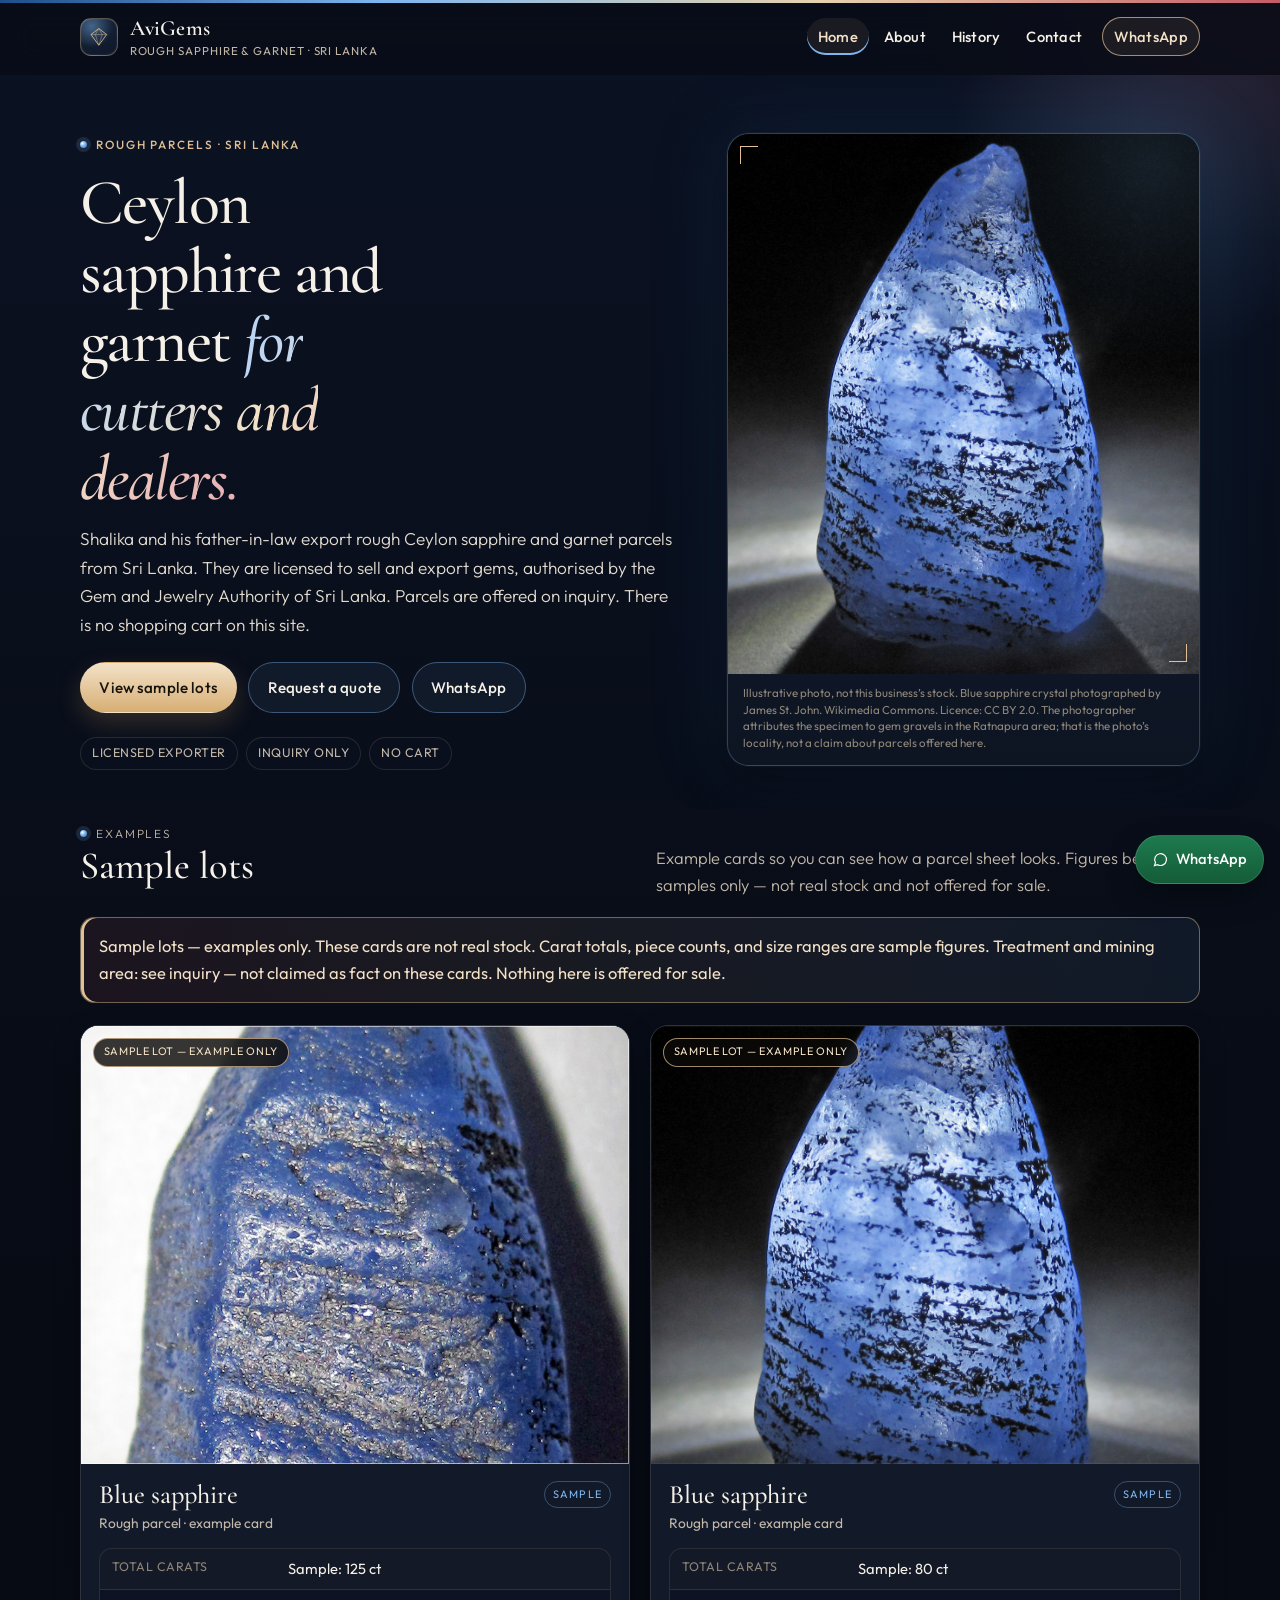
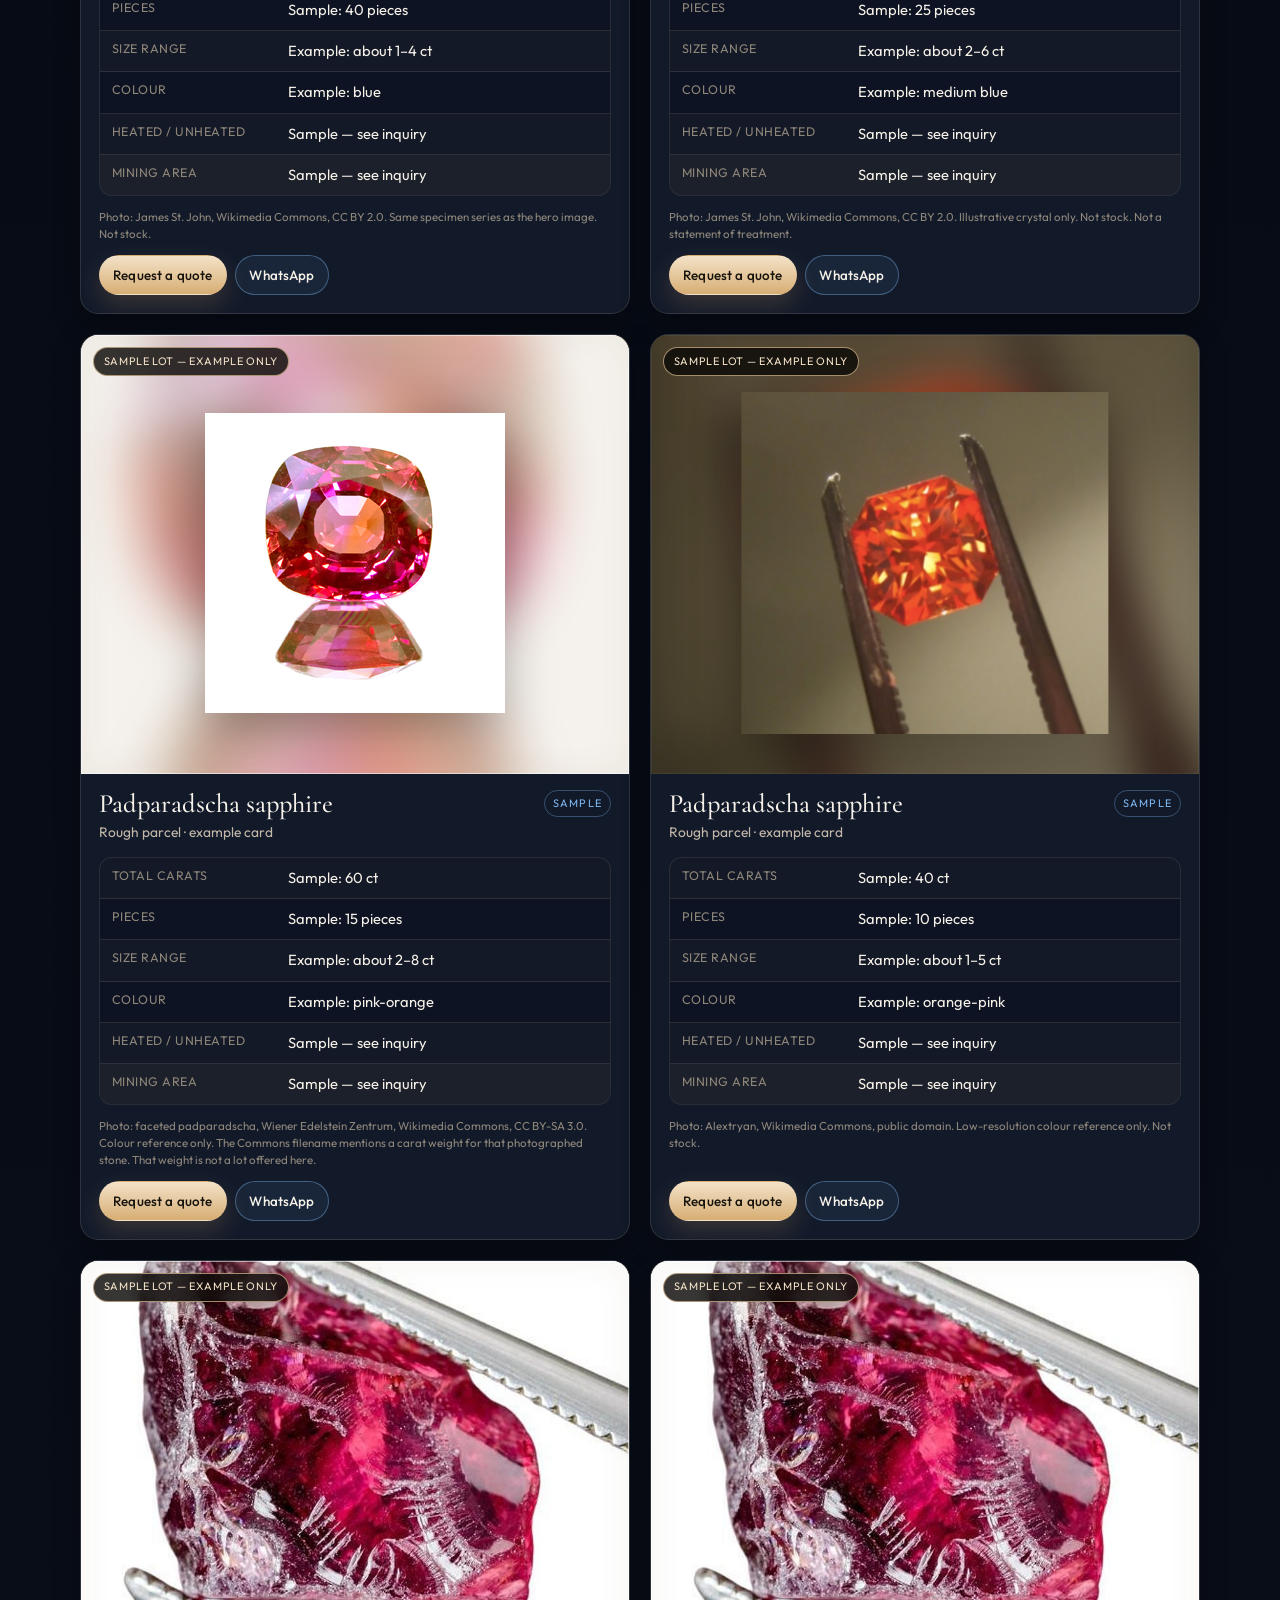
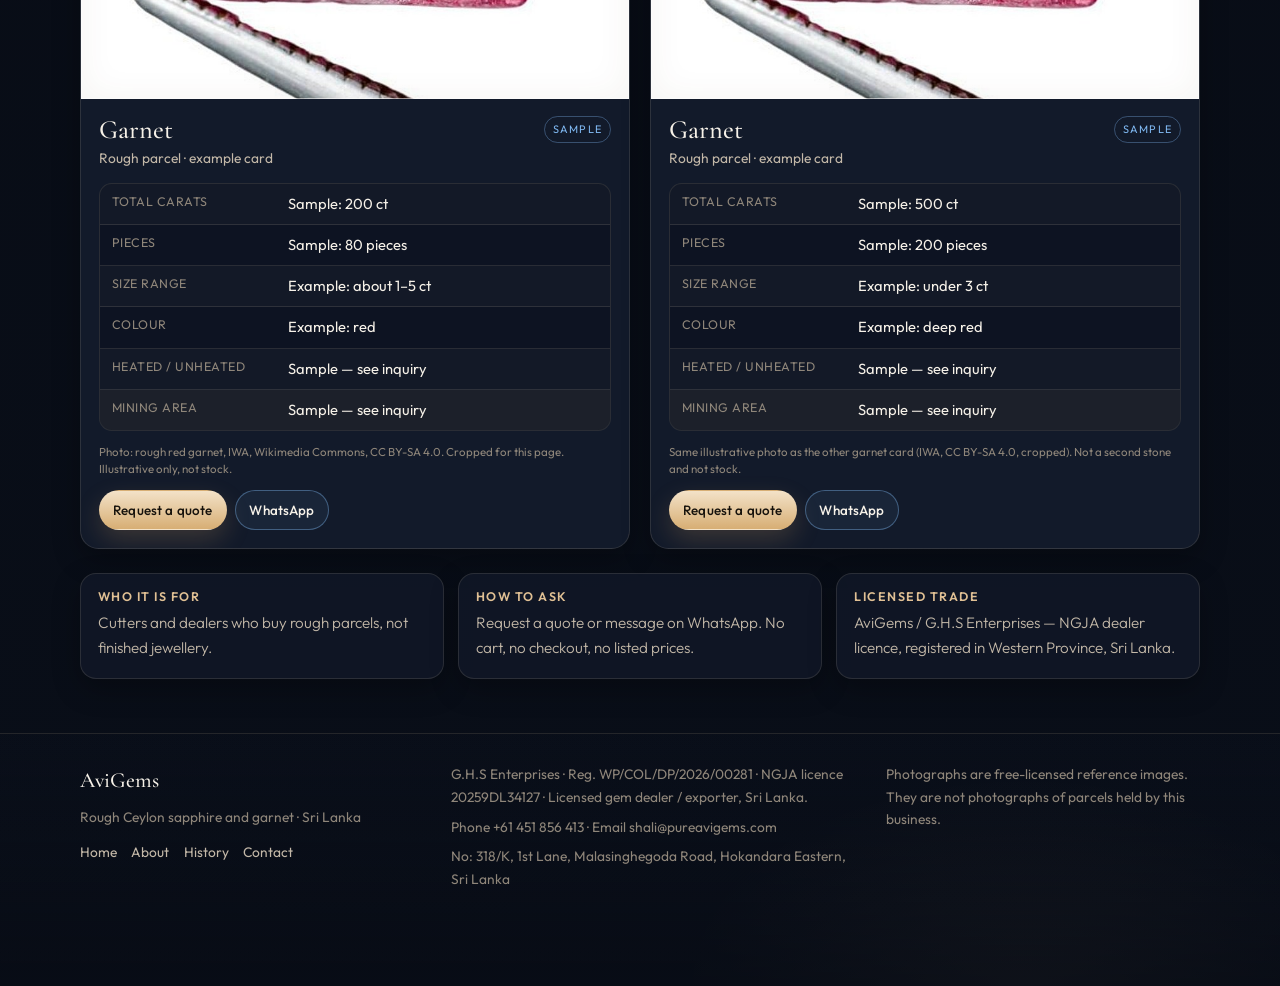
<file: index.html>
<!DOCTYPE html>
<html lang="en">
<head>
  <meta charset="utf-8">
  <meta name="viewport" content="width=device-width, initial-scale=1">
  <title>AviGems — Rough Ceylon sapphire and garnet</title>
  <meta name="description" content="AviGems — rough Ceylon sapphire and garnet parcels from Sri Lanka, for cutters and dealers. Sample lots shown as examples only.">
  <meta name="theme-color" content="#070b14">
  <link rel="icon" href="favicon.svg" type="image/svg+xml">
  <link rel="stylesheet" href="css/styles.css">
</head>
<body>
  <a class="skip" href="#main">Skip to content</a>
  <header class="site-header">
    <div class="wrap header-bar">
      <a class="brand" href="index.html">
        <span class="mark" aria-hidden="true"><svg viewBox="0 0 36 36" fill="none"><path d="M18 4.2 31 14.2 18 32 5 14.2Z" stroke="currentColor" stroke-width="1.4"/><path d="M5 14.2h26M18 4.2 12.2 14.2 18 32 23.8 14.2Z" stroke="currentColor" stroke-width="0.9" opacity=".75"/></svg></span>
        <span class="brand-text">
          <span class="brand-name">AviGems</span>
          <span class="brand-sub">Rough sapphire &amp; garnet · Sri Lanka</span>
        </span>
      </a>
      <button class="nav-toggle" type="button" aria-expanded="false" aria-controls="site-nav">Menu</button>
      <nav id="site-nav" class="site-nav" aria-label="Primary">
        <a href="index.html" aria-current="page">Home</a>
        <a href="about.html">About</a>
        <a href="history.html">History</a>
        <a href="contact.html">Contact</a>
        <a class="nav-wa" href="https://wa.me/61451856413" aria-label="WhatsApp AviGems">WhatsApp</a>
      </nav>
    </div>
  </header>

  <main id="main">
    <div class="hero-band">
      <div class="wrap hero">
        <div>
          <p class="eyebrow"><span class="dot" aria-hidden="true"></span> Rough parcels · Sri Lanka</p>
          <h1>Ceylon sapphire and garnet <em>for cutters and dealers.</em></h1>
          <p class="lede">Shalika and his father-in-law export rough Ceylon sapphire and garnet parcels from Sri Lanka. They are licensed to sell and export gems, authorised by the Gem and Jewelry Authority of Sri Lanka. Parcels are offered on inquiry. There is no shopping cart on this site.</p>
          <div class="actions">
            <a class="btn btn-gold" href="#sample-lots">View sample lots</a>
            <a class="btn btn-ghost" href="contact.html#quote">Request a quote</a>
                <a class="btn btn-ghost" href="https://wa.me/61451856413">WhatsApp</a>
          </div>
          <ul class="hero-facts">
            <li>Licensed exporter</li>
            <li>Inquiry only</li>
            <li>No cart</li>
          </ul>
        </div>
        <figure class="hero-frame">
          <div class="hero-photo">
            <img src="images/blue-sapphire.jpg" alt="Backlit rough blue sapphire crystal — AviGems illustrative photo, not current stock.">
          </div>
          <figcaption class="photo-credit">Illustrative photo, not this business’s stock. Blue sapphire crystal photographed by James St. John. Wikimedia Commons. Licence: CC BY 2.0. The photographer attributes the specimen to gem gravels in the Ratnapura area; that is the photo’s locality, not a claim about parcels offered here.</figcaption>
        </figure>
      </div>
    </div>

    <section class="section" id="sample-lots">
      <div class="wrap">
        <div class="section-head">
          <div>
            <p class="eyebrow"><span class="dot" aria-hidden="true"></span> Examples</p>
            <h2>Sample lots</h2>
          </div>
          <p>Example cards so you can see how a parcel sheet looks. Figures below are samples only — not real stock and not offered for sale.</p>
        </div>
        <p class="notice">Sample lots — examples only. These cards are not real stock. Carat totals, piece counts, and size ranges are sample figures. Treatment and mining area: see inquiry — not claimed as fact on these cards. Nothing here is offered for sale.</p>

        <div class="lot-grid">
          <article class="lot tone-sapphire" id="lot-blue-1">
            <div class="stage stage-light">
              <span class="stage-blur" style="background-image:url('images/blue-sapphire-2.jpg')" aria-hidden="true"></span>
              <span class="badge">Sample lot — example only</span>
              <img src="images/blue-sapphire-2.jpg" alt="Rough blue sapphire crystal on a light background. Example photo, not a parcel for sale.">
            </div>
            <div class="lot-body">
              <div class="sheet-head">
                <div>
                  <h3>Blue sapphire</h3>
                  <p class="lot-kind">Rough parcel · example card</p>
                </div>
                <span class="sheet-tag">Sample</span>
              </div>
              <dl class="spec">
                <dt>Total carats</dt><dd>Sample: 125 ct</dd>
                <dt>Pieces</dt><dd>Sample: 40 pieces</dd>
                <dt>Size range</dt><dd>Example: about 1–4 ct</dd>
                <dt>Colour</dt><dd>Example: blue</dd>
                <dt class="key">Heated / unheated</dt><dd class="key">Sample — see inquiry</dd>
                <dt class="key">Mining area</dt><dd class="key">Sample — see inquiry</dd>
              </dl>
              <p class="photo-credit">Photo: James St. John, Wikimedia Commons, CC BY 2.0. Same specimen series as the hero image. Not stock.</p>
              <div class="lot-actions">
                <a class="btn btn-gold btn-small" href="contact.html#quote">Request a quote</a>
                        <a class="btn btn-ghost btn-small" href="https://wa.me/61451856413">WhatsApp</a>
              </div>
            </div>
          </article>

          <article class="lot tone-sapphire" id="lot-blue-2">
            <div class="stage">
              <span class="stage-blur" style="background-image:url('images/blue-sapphire.jpg')" aria-hidden="true"></span>
              <span class="badge">Sample lot — example only</span>
              <img src="images/blue-sapphire.jpg" alt="Backlit rough blue sapphire. Example photo, not a parcel for sale.">
            </div>
            <div class="lot-body">
              <div class="sheet-head">
                <div>
                  <h3>Blue sapphire</h3>
                  <p class="lot-kind">Rough parcel · example card</p>
                </div>
                <span class="sheet-tag">Sample</span>
              </div>
              <dl class="spec">
                <dt>Total carats</dt><dd>Sample: 80 ct</dd>
                <dt>Pieces</dt><dd>Sample: 25 pieces</dd>
                <dt>Size range</dt><dd>Example: about 2–6 ct</dd>
                <dt>Colour</dt><dd>Example: medium blue</dd>
                <dt class="key">Heated / unheated</dt><dd class="key">Sample — see inquiry</dd>
                <dt class="key">Mining area</dt><dd class="key">Sample — see inquiry</dd>
              </dl>
              <p class="photo-credit">Photo: James St. John, Wikimedia Commons, CC BY 2.0. Illustrative crystal only. Not stock. Not a statement of treatment.</p>
              <div class="lot-actions">
                <a class="btn btn-gold btn-small" href="contact.html#quote">Request a quote</a>
                        <a class="btn btn-ghost btn-small" href="https://wa.me/61451856413">WhatsApp</a>
              </div>
            </div>
          </article>

          <article class="lot tone-pad" id="lot-pad-1">
            <div class="stage stage-light is-small">
              <span class="stage-blur" style="background-image:url('images/padparadscha.jpg')" aria-hidden="true"></span>
              <span class="badge">Sample lot — example only</span>
              <img src="images/padparadscha.jpg" alt="Faceted pink-orange padparadscha sapphire on a white background. Colour reference only, not stock.">
            </div>
            <div class="lot-body">
              <div class="sheet-head">
                <div>
                  <h3>Padparadscha sapphire</h3>
                  <p class="lot-kind">Rough parcel · example card</p>
                </div>
                <span class="sheet-tag">Sample</span>
              </div>
              <dl class="spec">
                <dt>Total carats</dt><dd>Sample: 60 ct</dd>
                <dt>Pieces</dt><dd>Sample: 15 pieces</dd>
                <dt>Size range</dt><dd>Example: about 2–8 ct</dd>
                <dt>Colour</dt><dd>Example: pink-orange</dd>
                <dt class="key">Heated / unheated</dt><dd class="key">Sample — see inquiry</dd>
                <dt class="key">Mining area</dt><dd class="key">Sample — see inquiry</dd>
              </dl>
              <p class="photo-credit">Photo: faceted padparadscha, Wiener Edelstein Zentrum, Wikimedia Commons, CC BY-SA 3.0. Colour reference only. The Commons filename mentions a carat weight for that photographed stone. That weight is not a lot offered here.</p>
              <div class="lot-actions">
                <a class="btn btn-gold btn-small" href="contact.html#quote">Request a quote</a>
                        <a class="btn btn-ghost btn-small" href="https://wa.me/61451856413">WhatsApp</a>
              </div>
            </div>
          </article>

          <article class="lot tone-pad" id="lot-pad-2">
            <div class="stage is-small">
              <span class="stage-blur" style="background-image:url('images/padparadscha-2.jpg')" aria-hidden="true"></span>
              <span class="badge">Sample lot — example only</span>
              <img src="images/padparadscha-2.jpg" alt="Small faceted orange-pink stone described by the photographer as padparadscha. Example only, not stock.">
            </div>
            <div class="lot-body">
              <div class="sheet-head">
                <div>
                  <h3>Padparadscha sapphire</h3>
                  <p class="lot-kind">Rough parcel · example card</p>
                </div>
                <span class="sheet-tag">Sample</span>
              </div>
              <dl class="spec">
                <dt>Total carats</dt><dd>Sample: 40 ct</dd>
                <dt>Pieces</dt><dd>Sample: 10 pieces</dd>
                <dt>Size range</dt><dd>Example: about 1–5 ct</dd>
                <dt>Colour</dt><dd>Example: orange-pink</dd>
                <dt class="key">Heated / unheated</dt><dd class="key">Sample — see inquiry</dd>
                <dt class="key">Mining area</dt><dd class="key">Sample — see inquiry</dd>
              </dl>
              <p class="photo-credit">Photo: Alextryan, Wikimedia Commons, public domain. Low-resolution colour reference only. Not stock.</p>
              <div class="lot-actions">
                <a class="btn btn-gold btn-small" href="contact.html#quote">Request a quote</a>
                        <a class="btn btn-ghost btn-small" href="https://wa.me/61451856413">WhatsApp</a>
              </div>
            </div>
          </article>

          <article class="lot tone-garnet" id="lot-garnet-1">
            <div class="stage stage-light">
              <span class="stage-blur" style="background-image:url('images/garnet.jpg')" aria-hidden="true"></span>
              <span class="badge">Sample lot — example only</span>
              <img src="images/garnet.jpg" alt="Rough red garnet held in tweezers. Example photo, not a parcel for sale.">
            </div>
            <div class="lot-body">
              <div class="sheet-head">
                <div>
                  <h3>Garnet</h3>
                  <p class="lot-kind">Rough parcel · example card</p>
                </div>
                <span class="sheet-tag">Sample</span>
              </div>
              <dl class="spec">
                <dt>Total carats</dt><dd>Sample: 200 ct</dd>
                <dt>Pieces</dt><dd>Sample: 80 pieces</dd>
                <dt>Size range</dt><dd>Example: about 1–5 ct</dd>
                <dt>Colour</dt><dd>Example: red</dd>
                <dt class="key">Heated / unheated</dt><dd class="key">Sample — see inquiry</dd>
                <dt class="key">Mining area</dt><dd class="key">Sample — see inquiry</dd>
              </dl>
              <p class="photo-credit">Photo: rough red garnet, IWA, Wikimedia Commons, CC BY-SA 4.0. Cropped for this page. Illustrative only, not stock.</p>
              <div class="lot-actions">
                <a class="btn btn-gold btn-small" href="contact.html#quote">Request a quote</a>
                        <a class="btn btn-ghost btn-small" href="https://wa.me/61451856413">WhatsApp</a>
              </div>
            </div>
          </article>

          <article class="lot tone-garnet" id="lot-garnet-2">
            <div class="stage stage-light">
              <span class="stage-blur" style="background-image:url('images/garnet.jpg')" aria-hidden="true"></span>
              <span class="badge">Sample lot — example only</span>
              <img src="images/garnet.jpg" alt="The same rough red garnet photo, reused on a second example card. Not a second parcel.">
            </div>
            <div class="lot-body">
              <div class="sheet-head">
                <div>
                  <h3>Garnet</h3>
                  <p class="lot-kind">Rough parcel · example card</p>
                </div>
                <span class="sheet-tag">Sample</span>
              </div>
              <dl class="spec">
                <dt>Total carats</dt><dd>Sample: 500 ct</dd>
                <dt>Pieces</dt><dd>Sample: 200 pieces</dd>
                <dt>Size range</dt><dd>Example: under 3 ct</dd>
                <dt>Colour</dt><dd>Example: deep red</dd>
                <dt class="key">Heated / unheated</dt><dd class="key">Sample — see inquiry</dd>
                <dt class="key">Mining area</dt><dd class="key">Sample — see inquiry</dd>
              </dl>
              <p class="photo-credit">Same illustrative photo as the other garnet card (IWA, CC BY-SA 4.0, cropped). Not a second stone and not stock.</p>
              <div class="lot-actions">
                <a class="btn btn-gold btn-small" href="contact.html#quote">Request a quote</a>
                        <a class="btn btn-ghost btn-small" href="https://wa.me/61451856413">WhatsApp</a>
              </div>
            </div>
          </article>
        </div>

        <div class="points">
          <div class="point">
            <h3>Who it is for</h3>
            <p>Cutters and dealers who buy rough parcels, not finished jewellery.</p>
          </div>
          <div class="point">
            <h3>How to ask</h3>
            <p>Request a quote or message on WhatsApp. No cart, no checkout, no listed prices.</p>
          </div>
          <div class="point">
            <h3>Licensed trade</h3>
            <p>AviGems / G.H.S Enterprises — NGJA dealer licence, registered in Western Province, Sri Lanka.</p>
          </div>
        </div>
      </div>
    </section>
  </main>

  <footer class="site-footer">
    <div class="wrap footer-grid">
      <div>
        <p class="footer-brand">AviGems</p>
        <p>Rough Ceylon sapphire and garnet · Sri Lanka</p>
        <nav class="footer-nav" aria-label="Footer">
          <a href="index.html">Home</a>
          <a href="about.html">About</a>
          <a href="history.html">History</a>
          <a href="contact.html">Contact</a>
        </nav>
      </div>
      <div>
        <p>G.H.S Enterprises · Reg. WP/COL/DP/2026/00281 · NGJA licence 20259DL34127 · Licensed gem dealer / exporter, Sri Lanka.</p>
        <p>Phone +61 451 856 413 · Email shali@pureavigems.com</p>
        <p>No: 318/K, 1st Lane, Malasinghegoda Road, Hokandara Eastern, Sri Lanka</p>
      </div>
      <div>
        <p>Photographs are free-licensed reference images. They are not photographs of parcels held by this business.</p>
      </div>
    </div>
  </footer>

  <a class="wa-float" href="https://wa.me/61451856413" aria-label="WhatsApp AviGems"><svg viewBox="0 0 24 24" aria-hidden="true" fill="none" stroke="currentColor" stroke-width="1.7"><path d="M5 16.5 3.6 20.8l4.4-1.3A8.4 8.4 0 1 0 5 16.5Z"/></svg>WhatsApp</a>
  <script src="js/main.js"></script>
</body>
</html>
</file>
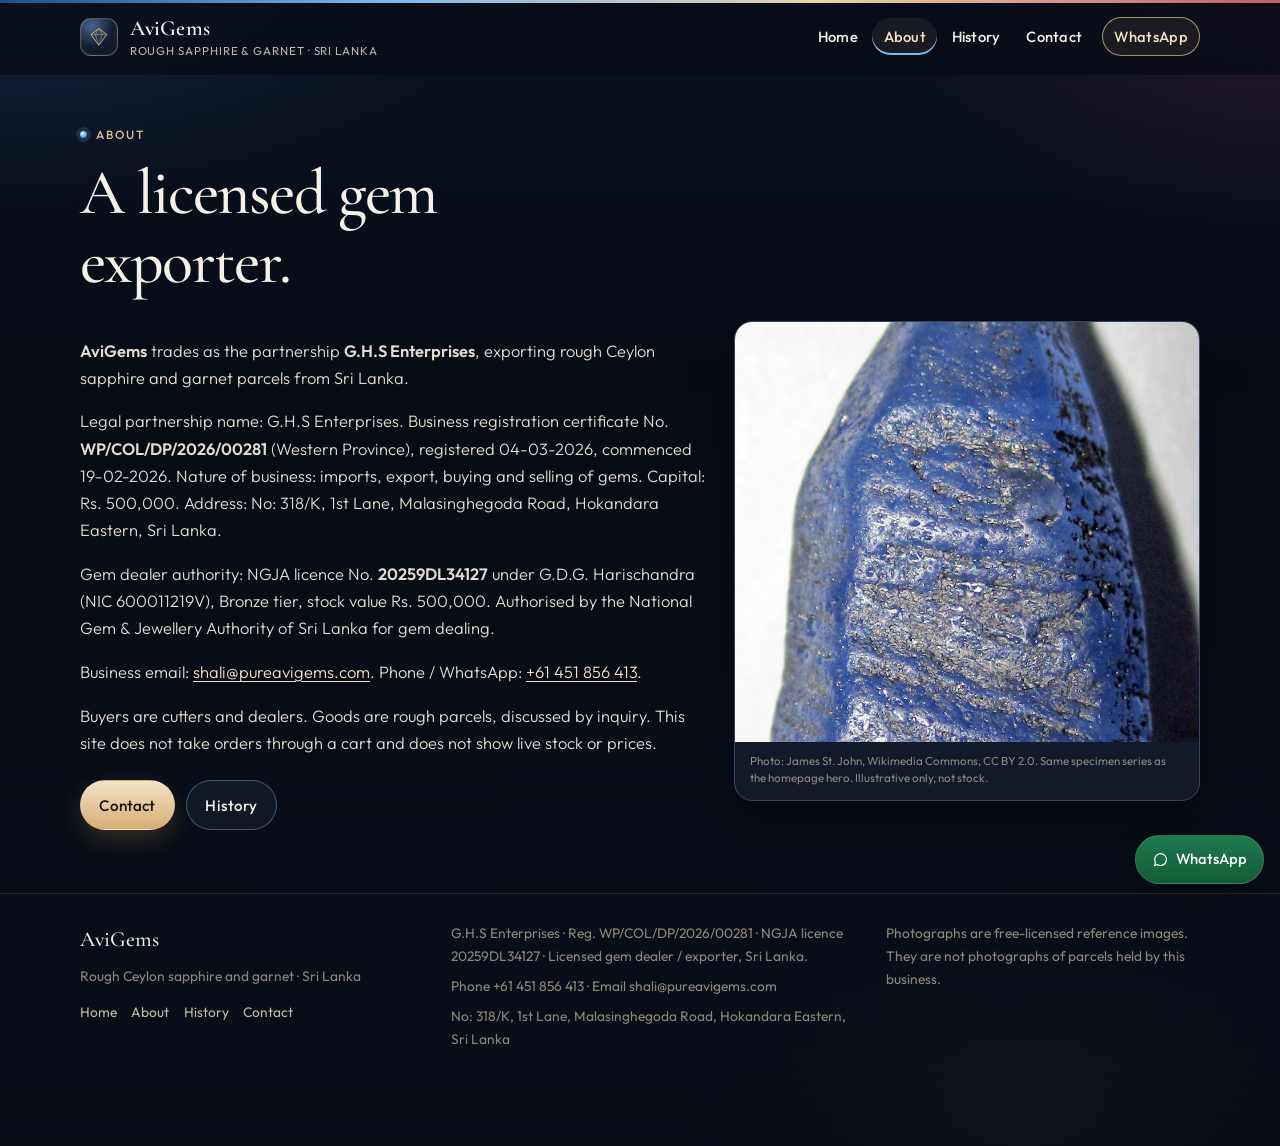
<file: about.html>
<!DOCTYPE html>
<html lang="en">
<head>
  <meta charset="utf-8">
  <meta name="viewport" content="width=device-width, initial-scale=1">
  <title>About — AviGems</title>
  <meta name="description" content="AviGems / G.H.S Enterprises — licensed exporter of rough Ceylon sapphire and garnet parcels from Hokandara Eastern, Sri Lanka.">
  <meta name="theme-color" content="#070b14">
  <link rel="icon" href="favicon.svg" type="image/svg+xml">
  <link rel="stylesheet" href="css/styles.css">
</head>
<body>
  <a class="skip" href="#main">Skip to content</a>
  <header class="site-header">
    <div class="wrap header-bar">
      <a class="brand" href="index.html">
        <span class="mark" aria-hidden="true"><svg viewBox="0 0 36 36" fill="none"><path d="M18 4.2 31 14.2 18 32 5 14.2Z" stroke="currentColor" stroke-width="1.4"/><path d="M5 14.2h26M18 4.2 12.2 14.2 18 32 23.8 14.2Z" stroke="currentColor" stroke-width="0.9" opacity=".75"/></svg></span>
        <span class="brand-text">
          <span class="brand-name">AviGems</span>
          <span class="brand-sub">Rough sapphire &amp; garnet · Sri Lanka</span>
        </span>
      </a>
      <button class="nav-toggle" type="button" aria-expanded="false" aria-controls="site-nav">Menu</button>
      <nav id="site-nav" class="site-nav" aria-label="Primary">
        <a href="index.html">Home</a>
        <a href="about.html" aria-current="page">About</a>
        <a href="history.html">History</a>
        <a href="contact.html">Contact</a>
        <a class="nav-wa" href="https://wa.me/61451856413" aria-label="WhatsApp AviGems">WhatsApp</a>
      </nav>
    </div>
  </header>

  <main id="main">
    <div class="wrap page-intro">
      <p class="eyebrow"><span class="dot" aria-hidden="true"></span> About</p>
      <h1>A licensed gem exporter.</h1>
    </div>
    <section class="section">
      <div class="wrap split">
        <div class="prose">
          <p><strong>AviGems</strong> trades as the partnership <strong>G.H.S Enterprises</strong>, exporting rough Ceylon sapphire and garnet parcels from Sri Lanka.</p>
          <p>Legal partnership name: G.H.S Enterprises. Business registration certificate No. <strong>WP/COL/DP/2026/00281</strong> (Western Province), registered 04-03-2026, commenced 19-02-2026. Nature of business: imports, export, buying and selling of gems. Capital: Rs. 500,000. Address: No: 318/K, 1st Lane, Malasinghegoda Road, Hokandara Eastern, Sri Lanka.</p>
          <p>Gem dealer authority: NGJA licence No. <strong>20259DL34127</strong> under G.D.G. Harischandra (NIC 600011219V), Bronze tier, stock value Rs. 500,000. Authorised by the National Gem &amp; Jewellery Authority of Sri Lanka for gem dealing.</p>
          <p>Business email: <a href="mailto:shali@pureavigems.com">shali@pureavigems.com</a>. Phone / WhatsApp: <a href="https://wa.me/61451856413">+61 451 856 413</a>.</p>
          <p>Buyers are cutters and dealers. Goods are rough parcels, discussed by inquiry. This site does not take orders through a cart and does not show live stock or prices.</p>
          <div class="actions">
            <a class="btn btn-gold" href="contact.html">Contact</a>
            <a class="btn btn-ghost" href="history.html">History</a>
          </div>
        </div>
        <figure class="side-plate">
          <img src="images/blue-sapphire-2.jpg" alt="Rough blue sapphire crystal on a light background. Illustrative photo for AviGems, not stock.">
          <figcaption class="photo-credit">Photo: James St. John, Wikimedia Commons, CC BY 2.0. Same specimen series as the homepage hero. Illustrative only, not stock.</figcaption>
        </figure>
      </div>
    </section>
  </main>

  <footer class="site-footer">
    <div class="wrap footer-grid">
      <div>
        <p class="footer-brand">AviGems</p>
        <p>Rough Ceylon sapphire and garnet · Sri Lanka</p>
        <nav class="footer-nav" aria-label="Footer">
          <a href="index.html">Home</a>
          <a href="about.html">About</a>
          <a href="history.html">History</a>
          <a href="contact.html">Contact</a>
        </nav>
      </div>
      <div>
        <p>G.H.S Enterprises · Reg. WP/COL/DP/2026/00281 · NGJA licence 20259DL34127 · Licensed gem dealer / exporter, Sri Lanka.</p>
        <p>Phone +61 451 856 413 · Email shali@pureavigems.com</p>
        <p>No: 318/K, 1st Lane, Malasinghegoda Road, Hokandara Eastern, Sri Lanka</p>
      </div>
      <div>
        <p>Photographs are free-licensed reference images. They are not photographs of parcels held by this business.</p>
      </div>
    </div>
  </footer>

  <a class="wa-float" href="https://wa.me/61451856413" aria-label="WhatsApp AviGems"><svg viewBox="0 0 24 24" aria-hidden="true" fill="none" stroke="currentColor" stroke-width="1.7"><path d="M5 16.5 3.6 20.8l4.4-1.3A8.4 8.4 0 1 0 5 16.5Z"/></svg>WhatsApp</a>
  <script src="js/main.js"></script>
</body>
</html>
</file>
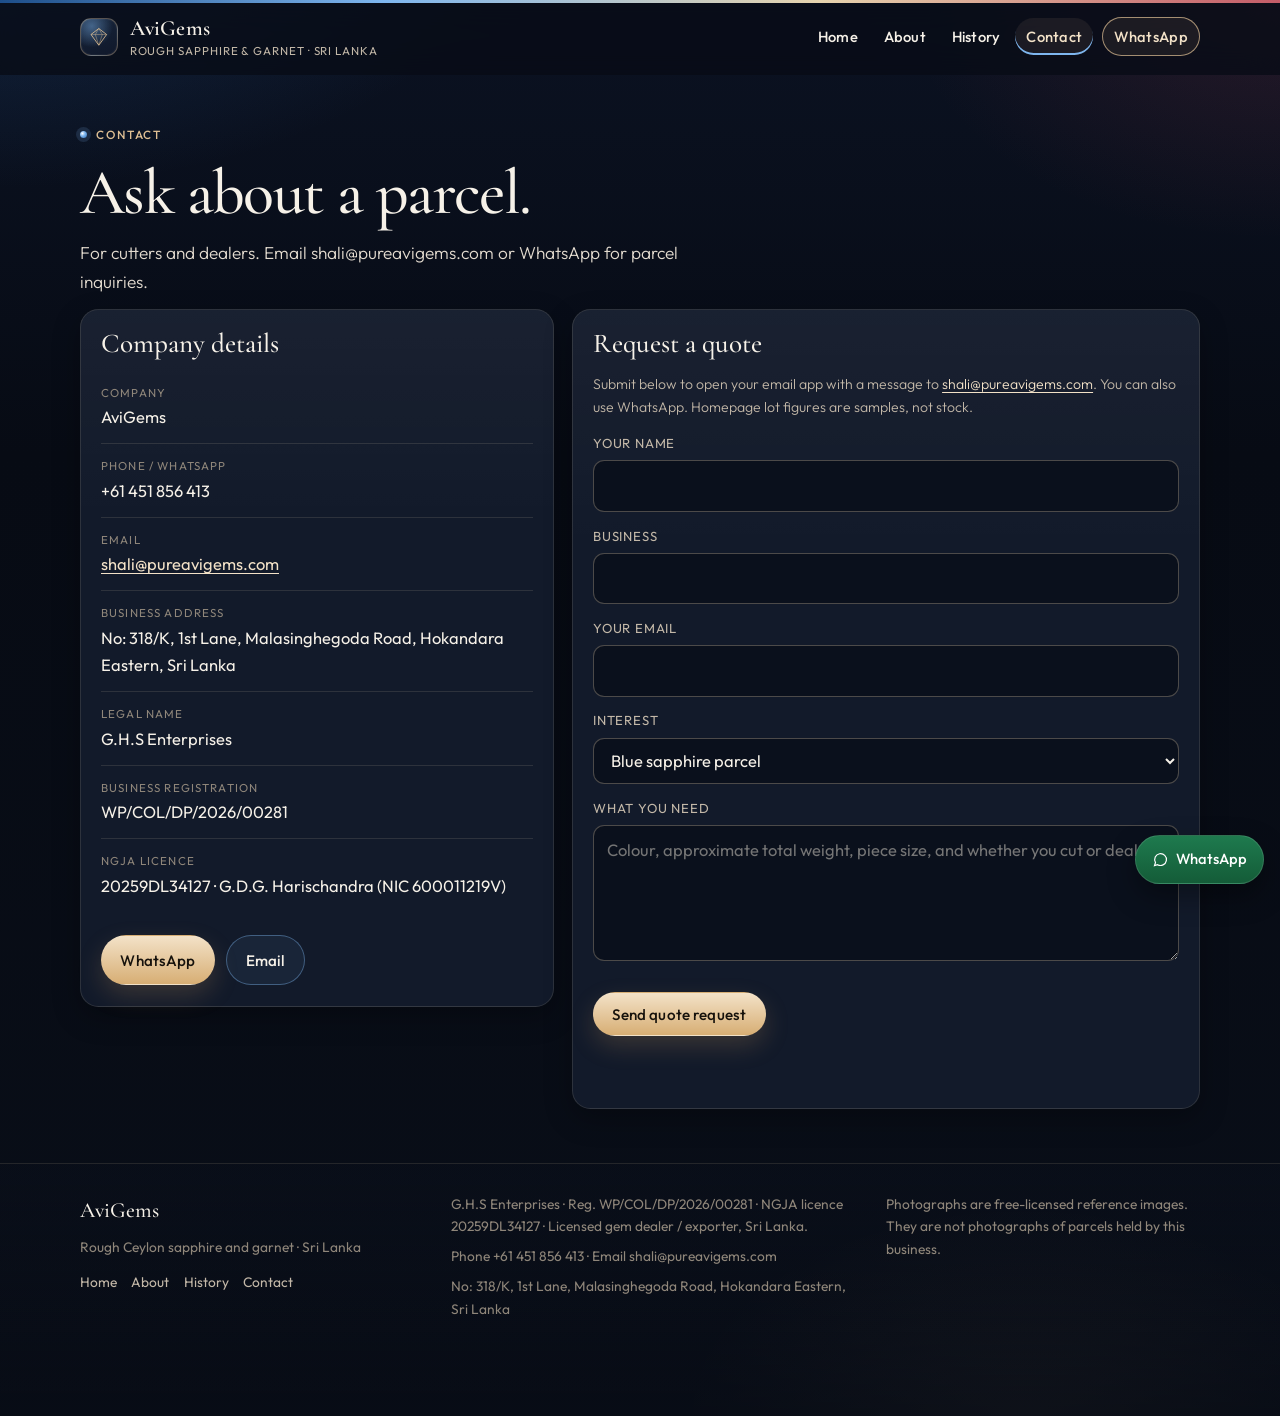
<file: contact.html>
<!DOCTYPE html>
<html lang="en">
<head>
  <meta charset="utf-8">
  <meta name="viewport" content="width=device-width, initial-scale=1">
  <title>Contact — AviGems</title>
  <meta name="description" content="Contact AviGems for rough Ceylon sapphire and garnet parcel inquiries. Email shali@pureavigems.com or WhatsApp +61 451 856 413.">
  <meta name="theme-color" content="#070b14">
  <link rel="icon" href="favicon.svg" type="image/svg+xml">
  <link rel="stylesheet" href="css/styles.css">
</head>
<body>
  <a class="skip" href="#main">Skip to content</a>
  <header class="site-header">
    <div class="wrap header-bar">
      <a class="brand" href="index.html">
        <span class="mark" aria-hidden="true"><svg viewBox="0 0 36 36" fill="none"><path d="M18 4.2 31 14.2 18 32 5 14.2Z" stroke="currentColor" stroke-width="1.4"/><path d="M5 14.2h26M18 4.2 12.2 14.2 18 32 23.8 14.2Z" stroke="currentColor" stroke-width="0.9" opacity=".75"/></svg></span>
        <span class="brand-text">
          <span class="brand-name">AviGems</span>
          <span class="brand-sub">Rough sapphire &amp; garnet · Sri Lanka</span>
        </span>
      </a>
      <button class="nav-toggle" type="button" aria-expanded="false" aria-controls="site-nav">Menu</button>
      <nav id="site-nav" class="site-nav" aria-label="Primary">
        <a href="index.html">Home</a>
        <a href="about.html">About</a>
        <a href="history.html">History</a>
        <a href="contact.html" aria-current="page">Contact</a>
        <a class="nav-wa" href="https://wa.me/61451856413" aria-label="WhatsApp AviGems">WhatsApp</a>
      </nav>
    </div>
  </header>

  <main id="main">
    <div class="wrap page-intro">
      <p class="eyebrow"><span class="dot" aria-hidden="true"></span> Contact</p>
      <h1>Ask about a parcel.</h1>
      <p class="lede">For cutters and dealers. Email shali@pureavigems.com or WhatsApp for parcel inquiries.</p>
    </div>

    <section class="section">
      <div class="wrap contact-grid">
        <div class="panel">
          <h2>Company details</h2>
          <ul class="contact-list">
            <li><span>Company</span>AviGems</li>
            <li><span>Phone / WhatsApp</span>+61 451 856 413</li>
            <li><span>Email</span><a href="mailto:shali@pureavigems.com">shali@pureavigems.com</a></li>
            <li><span>Business address</span>No: 318/K, 1st Lane, Malasinghegoda Road, Hokandara Eastern, Sri Lanka</li>
            <li><span>Legal name</span>G.H.S Enterprises</li>
            <li><span>Business registration</span>WP/COL/DP/2026/00281</li>
            <li><span>NGJA licence</span>20259DL34127 · G.D.G. Harischandra (NIC 600011219V)</li>
          </ul>
          <div class="actions">
            <a class="btn btn-gold" href="https://wa.me/61451856413">WhatsApp</a>
            <a class="btn btn-ghost" href="mailto:shali@pureavigems.com">Email</a>
          </div>
        </div>

        <div class="panel" id="quote">
          <h2>Request a quote</h2>
          <p class="form-note">Submit below to open your email app with a message to <a href="mailto:shali@pureavigems.com">shali@pureavigems.com</a>. You can also use WhatsApp. Homepage lot figures are samples, not stock.</p>
          <form id="quote-form" action="mailto:shali@pureavigems.com" method="post" enctype="text/plain">
            <label for="name">Your name</label>
            <input id="name" name="name" type="text" autocomplete="name">

            <label for="business">Business</label>
            <input id="business" name="business" type="text" autocomplete="organization">

            <label for="buyer-email">Your email</label>
            <input id="buyer-email" name="email" type="email" autocomplete="email" required>

            <label for="interest">Interest</label>
            <select id="interest" name="interest">
              <option value="Blue sapphire parcel">Blue sapphire parcel</option>
              <option value="Padparadscha parcel">Padparadscha parcel</option>
              <option value="Garnet parcel">Garnet parcel</option>
              <option value="Mixed / not sure yet">Mixed / not sure yet</option>
            </select>

            <label for="message">What you need</label>
            <textarea id="message" name="message" placeholder="Colour, approximate total weight, piece size, and whether you cut or deal."></textarea>

            <div class="actions">
              <button class="btn btn-gold" type="submit">Send quote request</button>
            </div>
            <p class="form-status" id="form-status" role="status"></p>
          </form>
        </div>
      </div>
    </section>
  </main>

  <footer class="site-footer">
    <div class="wrap footer-grid">
      <div>
        <p class="footer-brand">AviGems</p>
        <p>Rough Ceylon sapphire and garnet · Sri Lanka</p>
        <nav class="footer-nav" aria-label="Footer">
          <a href="index.html">Home</a>
          <a href="about.html">About</a>
          <a href="history.html">History</a>
          <a href="contact.html">Contact</a>
        </nav>
      </div>
      <div>
        <p>G.H.S Enterprises · Reg. WP/COL/DP/2026/00281 · NGJA licence 20259DL34127 · Licensed gem dealer / exporter, Sri Lanka.</p>
        <p>Phone +61 451 856 413 · Email shali@pureavigems.com</p>
        <p>No: 318/K, 1st Lane, Malasinghegoda Road, Hokandara Eastern, Sri Lanka</p>
      </div>
      <div>
        <p>Photographs are free-licensed reference images. They are not photographs of parcels held by this business.</p>
      </div>
    </div>
  </footer>

  <a class="wa-float" href="https://wa.me/61451856413" aria-label="WhatsApp AviGems"><svg viewBox="0 0 24 24" aria-hidden="true" fill="none" stroke="currentColor" stroke-width="1.7"><path d="M5 16.5 3.6 20.8l4.4-1.3A8.4 8.4 0 1 0 5 16.5Z"/></svg>WhatsApp</a>
  <script src="js/main.js"></script>
</body>
</html>
</file>
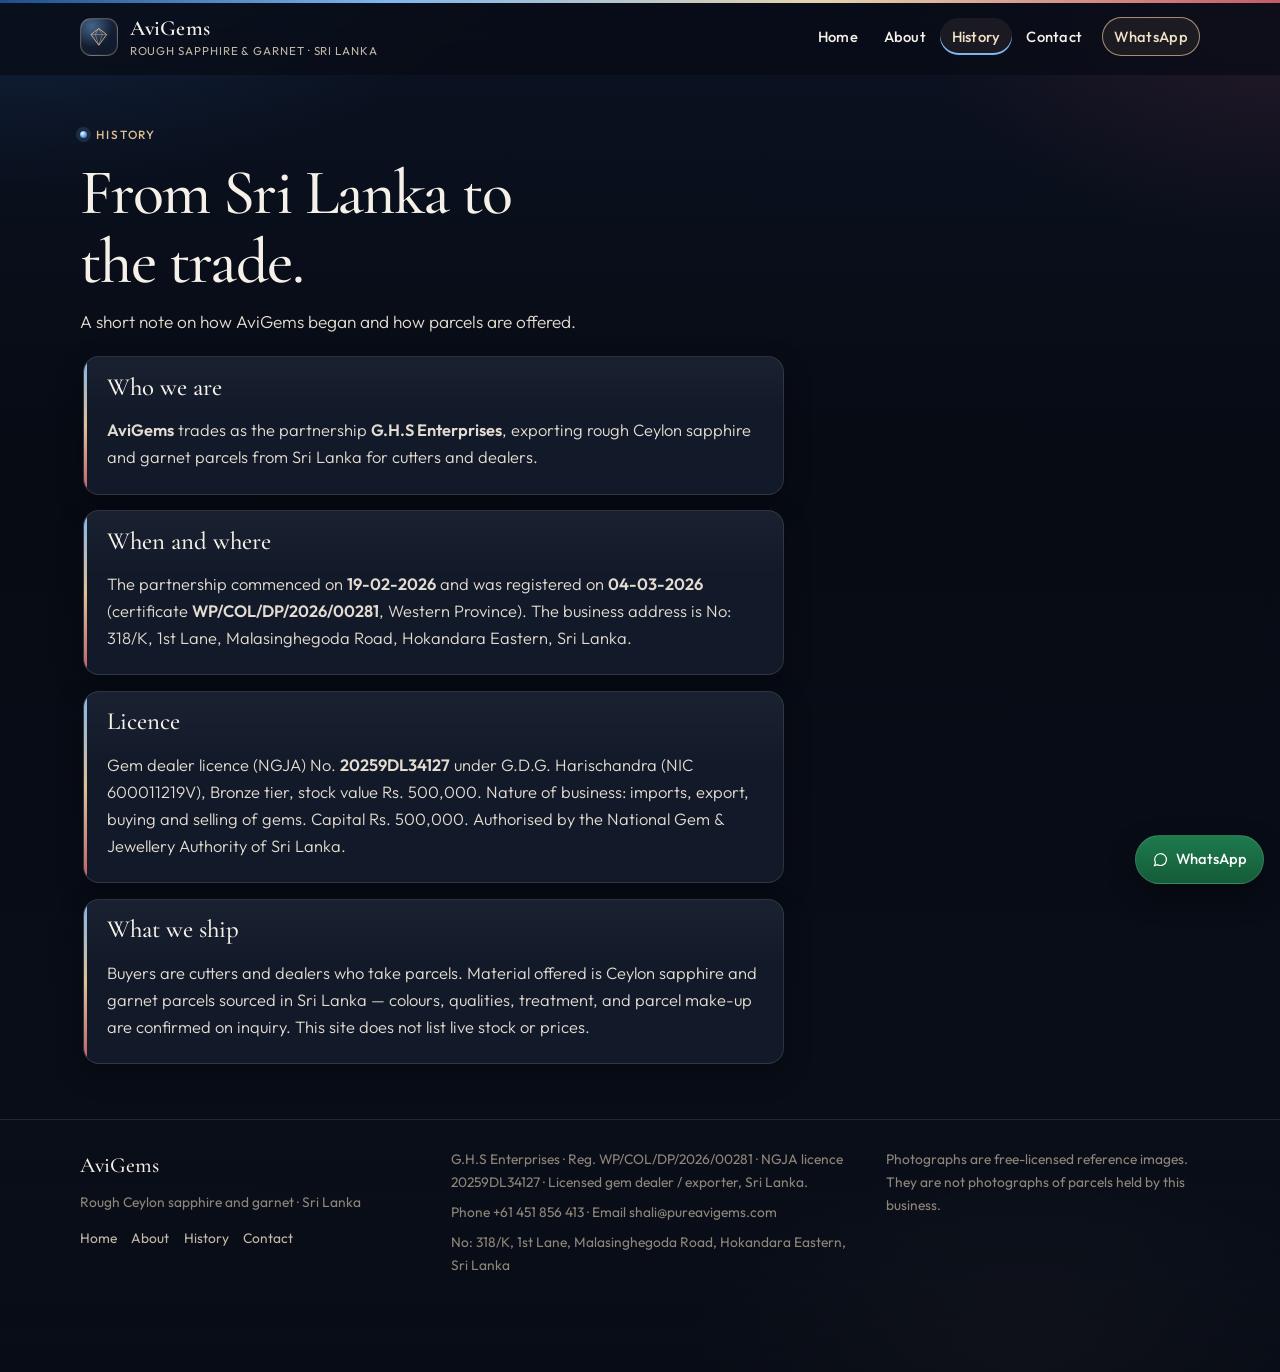
<file: history.html>
<!DOCTYPE html>
<html lang="en">
<head>
  <meta charset="utf-8">
  <meta name="viewport" content="width=device-width, initial-scale=1">
  <title>History — AviGems</title>
  <meta name="description" content="AviGems / G.H.S Enterprises — licensed Ceylon sapphire and garnet exporter from Hokandara Eastern, Sri Lanka.">
  <meta name="theme-color" content="#070b14">
  <link rel="icon" href="favicon.svg" type="image/svg+xml">
  <link rel="stylesheet" href="css/styles.css">
</head>
<body>
  <a class="skip" href="#main">Skip to content</a>
  <header class="site-header">
    <div class="wrap header-bar">
      <a class="brand" href="index.html">
        <span class="mark" aria-hidden="true"><svg viewBox="0 0 36 36" fill="none"><path d="M18 4.2 31 14.2 18 32 5 14.2Z" stroke="currentColor" stroke-width="1.4"/><path d="M5 14.2h26M18 4.2 12.2 14.2 18 32 23.8 14.2Z" stroke="currentColor" stroke-width="0.9" opacity=".75"/></svg></span>
        <span class="brand-text">
          <span class="brand-name">AviGems</span>
          <span class="brand-sub">Rough sapphire &amp; garnet · Sri Lanka</span>
        </span>
      </a>
      <button class="nav-toggle" type="button" aria-expanded="false" aria-controls="site-nav">Menu</button>
      <nav id="site-nav" class="site-nav" aria-label="Primary">
        <a href="index.html">Home</a>
        <a href="about.html">About</a>
        <a href="history.html" aria-current="page">History</a>
        <a href="contact.html">Contact</a>
        <a class="nav-wa" href="https://wa.me/61451856413" aria-label="WhatsApp AviGems">WhatsApp</a>
      </nav>
    </div>
  </header>

  <main id="main">
    <div class="wrap">
    <div class="page-intro">
      <p class="eyebrow"><span class="dot" aria-hidden="true"></span> History</p>
      <h1>From Sri Lanka to the trade.</h1>
      <p class="lede">A short note on how AviGems began and how parcels are offered.</p>
    </div>
    <section class="section">
      <div class="prose">
        <div class="timeline">
          <article class="history-block">
            <h2>Who we are</h2>
            <p><strong>AviGems</strong> trades as the partnership <strong>G.H.S Enterprises</strong>, exporting rough Ceylon sapphire and garnet parcels from Sri Lanka for cutters and dealers.</p>
          </article>

          <article class="history-block">
            <h2>When and where</h2>
            <p>The partnership commenced on <strong>19-02-2026</strong> and was registered on <strong>04-03-2026</strong> (certificate <strong>WP/COL/DP/2026/00281</strong>, Western Province). The business address is No: 318/K, 1st Lane, Malasinghegoda Road, Hokandara Eastern, Sri Lanka.</p>
          </article>

          <article class="history-block">
            <h2>Licence</h2>
            <p>Gem dealer licence (NGJA) No. <strong>20259DL34127</strong> under G.D.G. Harischandra (NIC 600011219V), Bronze tier, stock value Rs. 500,000. Nature of business: imports, export, buying and selling of gems. Capital Rs. 500,000. Authorised by the National Gem &amp; Jewellery Authority of Sri Lanka.</p>
          </article>

          <article class="history-block">
            <h2>What we ship</h2>
            <p>Buyers are cutters and dealers who take parcels. Material offered is Ceylon sapphire and garnet parcels sourced in Sri Lanka — colours, qualities, treatment, and parcel make-up are confirmed on inquiry. This site does not list live stock or prices.</p>
          </article>
        </div>
      </div>
    </section>
    </div>
  </main>

  <footer class="site-footer">
    <div class="wrap footer-grid">
      <div>
        <p class="footer-brand">AviGems</p>
        <p>Rough Ceylon sapphire and garnet · Sri Lanka</p>
        <nav class="footer-nav" aria-label="Footer">
          <a href="index.html">Home</a>
          <a href="about.html">About</a>
          <a href="history.html">History</a>
          <a href="contact.html">Contact</a>
        </nav>
      </div>
      <div>
        <p>G.H.S Enterprises · Reg. WP/COL/DP/2026/00281 · NGJA licence 20259DL34127 · Licensed gem dealer / exporter, Sri Lanka.</p>
        <p>Phone +61 451 856 413 · Email shali@pureavigems.com</p>
        <p>No: 318/K, 1st Lane, Malasinghegoda Road, Hokandara Eastern, Sri Lanka</p>
      </div>
      <div>
        <p>Photographs are free-licensed reference images. They are not photographs of parcels held by this business.</p>
      </div>
    </div>
  </footer>

  <a class="wa-float" href="https://wa.me/61451856413" aria-label="WhatsApp AviGems"><svg viewBox="0 0 24 24" aria-hidden="true" fill="none" stroke="currentColor" stroke-width="1.7"><path d="M5 16.5 3.6 20.8l4.4-1.3A8.4 8.4 0 1 0 5 16.5Z"/></svg>WhatsApp</a>
  <script src="js/main.js"></script>
</body>
</html>
</file>
<file: css/styles.css>
/* AviGems site — shared styles.
   Full visual design lives here so the site still looks finished
   from file:// with no CDN. Cormorant Garamond and Outfit are
   self-hosted (SIL OFL; see fonts/OFL-*.txt). System fonts are the fallback. */

@font-face {
  font-family: "Cormorant Garamond";
  font-style: italic;
  font-weight: 500 600;
  font-display: swap;
  src: url("../fonts/co3ZmX5slCNuHLi8bLeY9MK7whWMhyjYrEtImSo.woff2") format("woff2");
}

@font-face {
  font-family: "Cormorant Garamond";
  font-style: normal;
  font-weight: 500 600;
  font-display: swap;
  src: url("../fonts/co3bmX5slCNuHLi8bLeY9MK7whWMhyjYqXtK.woff2") format("woff2");
}

@font-face {
  font-family: "Outfit";
  font-style: normal;
  font-weight: 300 600;
  font-display: swap;
  src: url("../fonts/QGYvz_MVcBeNP4NJtEtq.woff2") format("woff2");
}

:root {
  --bg: #070b14;
  --bg-2: #0c1220;
  --card: #121a2a;
  --card-2: #182236;
  --line: rgba(214, 196, 168, 0.14);
  --line-strong: rgba(214, 196, 168, 0.32);
  --text: #f6f1e8;
  --muted: #c3b8a8;
  --faint: #8f867a;
  --sapphire: #7eb6ef;
  --sapphire-deep: #2f6cb3;
  --garnet: #c45c68;
  --amber: #e0c094;
  --amber-2: #f3e2c8;
  --ink: #16120c;
  --focus: #f0d48a;
  --shadow: 0 18px 44px rgba(0, 0, 0, 0.38);
  --shadow-soft: 0 10px 28px rgba(0, 0, 0, 0.28);
  --max: 1120px;
  --serif: "Cormorant Garamond", "Iowan Old Style", Palatino, Georgia, serif;
  --sans: "Outfit", "Segoe UI", "Helvetica Neue", Arial, sans-serif;
  --mono: ui-monospace, "Cascadia Code", "Source Code Pro", Menlo, Consolas, monospace;
}

*,
*::before,
*::after {
  box-sizing: border-box;
}

html {
  scroll-behavior: smooth;
}

body {
  margin: 0;
  min-height: 100vh;
  display: flex;
  flex-direction: column;
  color: var(--text);
  font-family: var(--sans);
  font-size: 1.03rem;
  font-weight: 400;
  line-height: 1.65;
  background-color: var(--bg);
  background-image:
    radial-gradient(920px 520px at 0% -8%, rgba(47, 108, 179, 0.28), transparent 58%),
    radial-gradient(720px 460px at 100% 0%, rgba(168, 62, 78, 0.18), transparent 52%),
    radial-gradient(680px 420px at 80% 100%, rgba(224, 192, 148, 0.08), transparent 50%),
    linear-gradient(180deg, #0b1222 0%, #070b14 32%, #090e18 100%);
}

body::before {
  content: "";
  position: fixed;
  left: 0;
  right: 0;
  top: 0;
  height: 3px;
  z-index: 40;
  pointer-events: none;
  background: linear-gradient(90deg, #1d4e89 0%, #7eb6ef 30%, #e6d3ae 64%, #c45c68 100%);
}

main {
  flex: 1 0 auto;
}

img {
  max-width: 100%;
  display: block;
}

a {
  color: var(--amber-2);
  text-underline-offset: 0.18em;
}

a:hover {
  color: #fff;
}

::selection {
  background: rgba(126, 182, 239, 0.35);
  color: #fff;
}

:focus-visible {
  outline: 2px solid var(--focus);
  outline-offset: 3px;
}

.skip {
  position: absolute;
  left: 0.75rem;
  top: -3.4rem;
  background: var(--amber);
  color: var(--ink);
  padding: 0.45rem 0.75rem;
  z-index: 50;
  border-radius: 0.4rem;
  text-decoration: none;
}

.skip:focus {
  top: 0.7rem;
}

.wrap {
  width: min(var(--max), calc(100% - 2.4rem));
  margin-inline: auto;
}

/* Header */

.site-header {
  position: sticky;
  top: 0;
  z-index: 20;
  background: rgba(8, 12, 22, 0.78);
  border-bottom: 1px solid transparent;
  backdrop-filter: blur(16px);
  -webkit-backdrop-filter: blur(16px);
}

.is-scrolled .site-header {
  background: rgba(7, 11, 20, 0.94);
  border-bottom-color: var(--line);
  box-shadow: 0 10px 30px rgba(0, 0, 0, 0.28);
}

.header-bar {
  display: flex;
  align-items: center;
  justify-content: space-between;
  gap: 1rem;
  min-height: 4.6rem;
}

.brand {
  display: flex;
  align-items: center;
  gap: 0.75rem;
  text-decoration: none;
  color: var(--text);
  min-width: 0;
}

.mark {
  flex: 0 0 auto;
  width: 2.35rem;
  height: 2.35rem;
  display: grid;
  place-items: center;
  border-radius: 0.7rem;
  color: var(--amber);
  background:
    radial-gradient(circle at 30% 20%, rgba(126, 182, 239, 0.45), transparent 55%),
    linear-gradient(160deg, #16243a, #10182a);
  border: 1px solid rgba(224, 192, 148, 0.35);
  box-shadow: inset 0 0 0 1px rgba(255, 255, 255, 0.04);
}

.mark svg {
  width: 1.35rem;
  height: 1.35rem;
  display: block;
}

.brand-text {
  display: flex;
  flex-direction: column;
  line-height: 1.15;
  min-width: 0;
}

.brand-name {
  font-family: var(--serif);
  font-size: 1.35rem;
  font-weight: 600;
  letter-spacing: 0.01em;
}

.brand-sub {
  color: var(--muted);
  font-size: 0.72rem;
  letter-spacing: 0.08em;
  text-transform: uppercase;
  margin-top: 0.18rem;
  white-space: nowrap;
  overflow: hidden;
  text-overflow: ellipsis;
}

.nav-toggle {
  display: none;
  align-items: center;
  gap: 0.45rem;
  background: rgba(126, 182, 239, 0.08);
  color: var(--text);
  border: 1px solid var(--line-strong);
  border-radius: 999px;
  padding: 0.42rem 0.9rem;
  font: inherit;
  font-size: 0.88rem;
  letter-spacing: 0.04em;
  cursor: pointer;
}

.site-nav {
  display: flex;
  align-items: center;
  gap: 0.15rem 0.2rem;
}

.site-nav a {
  color: var(--text);
  text-decoration: none;
  font-size: 0.92rem;
  font-weight: 500;
  letter-spacing: 0.02em;
  padding: 0.4rem 0.7rem;
  border-radius: 999px;
}

.site-nav a:hover,
.site-nav a[aria-current="page"] {
  color: var(--amber-2);
  background: rgba(224, 192, 148, 0.08);
}

.site-nav a[aria-current="page"] {
  box-shadow: inset 0 -2px 0 var(--sapphire);
}

.nav-wa {
  margin-left: 0.35rem;
  border: 1px solid rgba(224, 192, 148, 0.7);
  color: var(--amber-2) !important;
  background: rgba(224, 192, 148, 0.08);
}

.nav-wa:hover {
  background: linear-gradient(180deg, #f0dcc0, #c9965c);
  color: var(--ink) !important;
  border-color: transparent;
}

/* Hero */

.hero-band {
  position: relative;
  overflow: hidden;
}

.hero-band::after {
  content: "";
  position: absolute;
  width: 420px;
  height: 420px;
  right: -80px;
  top: -120px;
  background: radial-gradient(circle, rgba(126, 182, 239, 0.16), transparent 68%);
  pointer-events: none;
}

.hero {
  position: relative;
  display: grid;
  grid-template-columns: 1.12fr 0.88fr;
  gap: 2.75rem;
  align-items: center;
  padding: 3.4rem 0 2.4rem;
}

.eyebrow {
  display: inline-flex;
  align-items: center;
  gap: 0.55rem;
  margin: 0 0 0.85rem;
  color: var(--amber);
  letter-spacing: 0.16em;
  text-transform: uppercase;
  font-size: 0.74rem;
  font-weight: 500;
}

.eyebrow .dot {
  width: 0.45rem;
  height: 0.45rem;
  border-radius: 50%;
  background: radial-gradient(circle at 35% 35%, #fff, var(--sapphire) 40%, var(--sapphire-deep));
  box-shadow: 0 0 0 4px rgba(126, 182, 239, 0.15);
}

h1,
h2,
h3 {
  font-family: var(--serif);
  font-weight: 500;
  line-height: 1.08;
  margin: 0 0 0.75rem;
}

h1 {
  font-size: clamp(2.55rem, 5vw, 4.15rem);
  letter-spacing: -0.025em;
  max-width: 12ch;
}

h1 em {
  font-style: italic;
  font-weight: 500;
  color: #d5e6f8;
}

@supports ((-webkit-background-clip: text) or (background-clip: text)) {
  h1 em {
    background: linear-gradient(105deg, #b7d4f7 0%, #f3e2c8 52%, #e7aeb4 100%);
    -webkit-background-clip: text;
    background-clip: text;
    color: transparent;
  }
}

h2 {
  font-size: clamp(1.85rem, 3vw, 2.45rem);
}

.lede {
  font-size: 1.08rem;
  font-weight: 300;
  color: #e4dcd0;
  max-width: 38rem;
  margin: 0;
}

.actions {
  display: flex;
  flex-wrap: wrap;
  gap: 0.7rem;
  margin-top: 1.45rem;
}

.btn {
  display: inline-flex;
  align-items: center;
  justify-content: center;
  gap: 0.4rem;
  text-decoration: none;
  border-radius: 999px;
  padding: 0.72rem 1.15rem;
  border: 1px solid transparent;
  font-size: 0.95rem;
  font-weight: 500;
  letter-spacing: 0.01em;
  cursor: pointer;
  font-family: inherit;
  transition: transform 0.18s ease, background 0.18s ease, border-color 0.18s ease, box-shadow 0.18s ease;
}

.btn:hover {
  transform: translateY(-1px);
}

.btn-gold {
  background: linear-gradient(180deg, #f3e2c8 0%, #d7ae74 100%);
  color: var(--ink);
  box-shadow: 0 10px 24px rgba(201, 150, 92, 0.22);
}

.btn-gold:hover {
  background: linear-gradient(180deg, #fff4e4, #e0c094);
  color: var(--ink);
}

.btn-ghost {
  border-color: rgba(126, 182, 239, 0.4);
  color: var(--text);
  background: rgba(126, 182, 239, 0.07);
}

.btn-ghost:hover {
  border-color: var(--sapphire);
  color: #fff;
  background: rgba(126, 182, 239, 0.16);
}

.btn-small {
  padding: 0.48rem 0.85rem;
  font-size: 0.84rem;
}

.hero-facts {
  display: flex;
  flex-wrap: wrap;
  gap: 0.5rem;
  list-style: none;
  padding: 0;
  margin: 1.5rem 0 0;
}

.hero-facts li {
  font-size: 0.78rem;
  letter-spacing: 0.04em;
  text-transform: uppercase;
  color: var(--muted);
  border: 1px solid var(--line);
  background: rgba(12, 18, 32, 0.55);
  border-radius: 999px;
  padding: 0.35rem 0.7rem;
}

.hero-frame {
  position: relative;
  margin: 0;
  background: linear-gradient(180deg, #162033, #0d1422);
  border: 1px solid rgba(126, 182, 239, 0.28);
  border-radius: 1.35rem;
  overflow: hidden;
  box-shadow:
    var(--shadow),
    0 0 0 1px rgba(255, 255, 255, 0.03),
    0 0 80px rgba(47, 108, 179, 0.18);
}

.hero-photo {
  position: relative;
}

.hero-photo::before,
.hero-photo::after {
  content: "";
  position: absolute;
  width: 1.15rem;
  height: 1.15rem;
  z-index: 2;
  pointer-events: none;
  border-color: var(--amber);
  border-style: solid;
}

.hero-photo::before {
  top: 0.75rem;
  left: 0.75rem;
  border-width: 1.5px 0 0 1.5px;
}

.hero-photo::after {
  right: 0.75rem;
  bottom: 0.75rem;
  border-width: 0 1.5px 1.5px 0;
}

.hero-frame img {
  width: 100%;
  height: min(68vh, 540px);
  object-fit: cover;
  object-position: center 30%;
}

.photo-credit {
  margin: 0;
  padding: 0.7rem 0.95rem 0.85rem;
  color: var(--faint);
  font-size: 0.72rem;
  line-height: 1.45;
}

/* Sections */

.section {
  padding: 0.6rem 0 3.4rem;
}

.section-head {
  display: flex;
  justify-content: space-between;
  gap: 1.5rem;
  align-items: end;
  margin-bottom: 1.1rem;
}

.section-head p {
  margin: 0;
  color: var(--muted);
  max-width: 34rem;
  font-weight: 300;
}

.notice {
  border: 1px solid rgba(224, 192, 148, 0.45);
  background:
    linear-gradient(90deg, rgba(196, 92, 104, 0.1), rgba(224, 192, 148, 0.08) 40%, rgba(126, 182, 239, 0.08));
  color: var(--amber-2);
  border-radius: 0.9rem;
  padding: 0.95rem 1.1rem;
  margin: 0 0 1.35rem;
  box-shadow: inset 3px 0 0 var(--amber);
}

.lot-grid {
  display: grid;
  grid-template-columns: repeat(2, 1fr);
  gap: 1.25rem;
}

.lot {
  background:
    linear-gradient(180deg, rgba(255, 255, 255, 0.025), transparent 28%),
    var(--card);
  border: 1px solid var(--line);
  border-radius: 1.15rem;
  overflow: hidden;
  display: flex;
  flex-direction: column;
  box-shadow: var(--shadow-soft);
  transition: transform 0.22s ease, border-color 0.22s ease, box-shadow 0.22s ease;
}

.lot.tone-sapphire { box-shadow: inset 0 3px 0 #3d7ec9, var(--shadow-soft); }
.lot.tone-pad { box-shadow: inset 0 3px 0 #d4a07a, var(--shadow-soft); }
.lot.tone-garnet { box-shadow: inset 0 3px 0 #a84555, var(--shadow-soft); }

.lot:hover {
  transform: translateY(-5px);
  border-color: rgba(126, 182, 239, 0.4);
  box-shadow: inset 0 3px 0 #3d7ec9, 0 22px 48px rgba(0, 0, 0, 0.42);
}

.lot.tone-pad:hover {
  border-color: rgba(212, 160, 122, 0.55);
  box-shadow: inset 0 3px 0 #d4a07a, 0 22px 48px rgba(0, 0, 0, 0.42);
}

.lot.tone-garnet:hover {
  border-color: rgba(168, 69, 85, 0.6);
  box-shadow: inset 0 3px 0 #a84555, 0 22px 48px rgba(0, 0, 0, 0.42);
}

.stage {
  position: relative;
  aspect-ratio: 5 / 4;
  overflow: hidden;
  background: #070c16;
  isolation: isolate;
}

.stage-light {
  background: #ebe4da;
}

.stage-blur {
  position: absolute;
  inset: -12%;
  background-size: cover;
  background-position: center;
  filter: blur(22px) saturate(1.2);
  transform: scale(1.08);
  opacity: 0.8;
  z-index: 0;
}

.stage-light .stage-blur {
  opacity: 0.5;
  filter: blur(26px) saturate(1.05);
}

.stage::after {
  content: "";
  position: absolute;
  inset: 0;
  z-index: 2;
  pointer-events: none;
  box-shadow: inset 0 0 0 1px rgba(255, 255, 255, 0.05), inset 0 -36px 48px rgba(0, 0, 0, 0.22);
}

.stage-light::after {
  box-shadow: inset 0 0 0 1px rgba(255, 255, 255, 0.55), inset 0 0 36px rgba(90, 60, 30, 0.06);
}

.stage img {
  position: relative;
  z-index: 1;
  width: 100%;
  height: 100%;
  object-fit: cover;
  object-position: center;
}

/* Small source files stay at native size, centred on a blurred tray. */
.stage.is-small img {
  width: auto;
  height: auto;
  max-width: 86%;
  max-height: 78%;
  padding: 0;
  position: absolute;
  left: 50%;
  top: 52%;
  transform: translate(-50%, -50%);
  z-index: 3;
  filter: drop-shadow(0 16px 24px rgba(0, 0, 0, 0.28));
  image-rendering: auto;
}

.badge {
  position: absolute;
  left: 0.75rem;
  top: 0.75rem;
  z-index: 4;
  background: rgba(12, 10, 8, 0.82);
  color: var(--amber-2);
  border: 1px solid rgba(224, 192, 148, 0.7);
  border-radius: 999px;
  font-size: 0.68rem;
  letter-spacing: 0.06em;
  text-transform: uppercase;
  padding: 0.28rem 0.6rem;
  backdrop-filter: blur(8px);
}

.lot-body {
  padding: 1.05rem 1.1rem 1.15rem;
  display: flex;
  flex-direction: column;
  gap: 0.8rem;
  flex: 1;
}

.sheet-head {
  display: flex;
  justify-content: space-between;
  gap: 0.75rem;
  align-items: start;
}

.lot h3 {
  font-size: 1.65rem;
  margin: 0;
}

.lot-kind {
  margin: 0.15rem 0 0;
  color: var(--muted);
  font-size: 0.86rem;
}

.sheet-tag {
  flex: 0 0 auto;
  font-size: 0.68rem;
  letter-spacing: 0.12em;
  text-transform: uppercase;
  color: var(--sapphire);
  border: 1px solid rgba(126, 182, 239, 0.35);
  border-radius: 999px;
  padding: 0.22rem 0.5rem;
}

.spec {
  display: grid;
  grid-template-columns: 11rem 1fr;
  margin: 0;
  border: 1px solid var(--line);
  border-radius: 0.8rem;
  overflow: hidden;
  font-size: 0.92rem;
  background: rgba(7, 11, 20, 0.35);
}

.spec dt,
.spec dd {
  margin: 0;
  padding: 0.5rem 0.75rem;
  border-bottom: 1px solid var(--line);
}

.spec > :nth-last-child(-n + 2) {
  border-bottom: 0;
}

.spec dt:nth-child(4n + 1),
.spec dd:nth-child(4n + 2) {
  background: rgba(255, 255, 255, 0.025);
}

.spec dt {
  color: var(--faint);
  font-size: 0.78rem;
  letter-spacing: 0.04em;
  text-transform: uppercase;
}

.spec dd {
  color: var(--text);
}

.spec .key {
  background: rgba(224, 192, 148, 0.07);
}

.lot .photo-credit {
  padding: 0;
}

.lot-actions {
  display: flex;
  flex-wrap: wrap;
  gap: 0.5rem;
  margin-top: auto;
}

.points {
  display: grid;
  grid-template-columns: repeat(3, 1fr);
  gap: 0.9rem;
  margin-top: 1.5rem;
}

.point {
  background: rgba(18, 26, 42, 0.72);
  border: 1px solid var(--line);
  border-radius: 1rem;
  padding: 1rem 1.05rem 1.1rem;
  box-shadow: var(--shadow-soft);
}

.point h3 {
  font-family: var(--sans);
  font-size: 0.78rem;
  font-weight: 600;
  letter-spacing: 0.12em;
  text-transform: uppercase;
  color: var(--amber);
  margin-bottom: 0.4rem;
}

.point p {
  margin: 0;
  color: var(--muted);
  font-size: 0.95rem;
  font-weight: 300;
}

/* Interior pages */

.page-intro {
  padding: 2.8rem 0 0.2rem;
}

.page-intro h1 {
  max-width: 16ch;
}

.prose {
  max-width: 44rem;
}

.prose p,
.prose li {
  color: #e4dcd0;
  font-weight: 300;
}

.prose .actions {
  margin-bottom: 0.5rem;
}

.split {
  display: grid;
  grid-template-columns: 1.15fr 0.85fr;
  gap: 1.5rem;
  align-items: start;
}

.side-plate {
  margin: 0;
  background: var(--card);
  border: 1px solid rgba(126, 182, 239, 0.28);
  border-radius: 1.15rem;
  overflow: hidden;
  box-shadow: var(--shadow);
}

.side-plate img {
  width: 100%;
  height: 420px;
  object-fit: cover;
  object-position: center;
}

.placeholder {
  font-family: var(--mono);
  color: var(--amber-2);
  font-size: 0.92em;
  background: rgba(224, 192, 148, 0.1);
  border-bottom: 1px dashed rgba(224, 192, 148, 0.65);
  padding: 0 0.22em;
  border-radius: 0.2em;
}

.timeline {
  position: relative;
  display: grid;
  gap: 0.95rem;
  margin-top: 0.4rem;
  padding-left: 0.2rem;
}

.history-block {
  position: relative;
  background:
    linear-gradient(180deg, rgba(255, 255, 255, 0.03), transparent 40%),
    var(--card);
  border: 1px solid var(--line);
  border-radius: 1rem;
  padding: 1.05rem 1.2rem 0.35rem 1.45rem;
  box-shadow: var(--shadow-soft);
  overflow: hidden;
}

.history-block::before {
  content: "";
  position: absolute;
  left: 0;
  top: 0;
  bottom: 0;
  width: 3px;
  background: linear-gradient(#7eb6ef, #e0c094, #c45c68);
}

.history-block h2 {
  font-size: 1.55rem;
}

.replace-note {
  color: var(--sapphire);
  font-size: 0.75rem;
  letter-spacing: 0.12em;
  text-transform: uppercase;
  margin: 0 0 0.35rem;
}

.contact-grid {
  display: grid;
  grid-template-columns: 0.86fr 1.14fr;
  gap: 1.15rem;
  align-items: start;
}

.panel {
  background:
    linear-gradient(180deg, rgba(255, 255, 255, 0.03), transparent 30%),
    var(--card);
  border: 1px solid var(--line);
  border-radius: 1.15rem;
  padding: 1.2rem 1.25rem 1.3rem;
  box-shadow: var(--shadow-soft);
}

.panel h2 {
  font-size: 1.7rem;
}

.contact-list {
  list-style: none;
  padding: 0;
  margin: 0.2rem 0 0;
}

.contact-list li {
  display: grid;
  gap: 0.15rem;
  padding: 0.75rem 0;
  border-bottom: 1px solid var(--line);
}

.contact-list li:last-child {
  border-bottom: 0;
}

.contact-list span:first-child {
  color: var(--faint);
  font-size: 0.72rem;
  letter-spacing: 0.1em;
  text-transform: uppercase;
}

label {
  display: block;
  margin: 0.85rem 0 0.35rem;
  color: var(--muted);
  font-size: 0.82rem;
  letter-spacing: 0.06em;
  text-transform: uppercase;
}

input,
select,
textarea {
  width: 100%;
  background: #0a101c;
  color: var(--text);
  border: 1px solid var(--line-strong);
  border-radius: 0.7rem;
  padding: 0.7rem 0.8rem;
  font: inherit;
  transition: border-color 0.15s ease, box-shadow 0.15s ease;
}

input:focus,
select:focus,
textarea:focus {
  outline: none;
  border-color: var(--sapphire);
  box-shadow: 0 0 0 3px rgba(126, 182, 239, 0.2);
}

textarea {
  min-height: 8.5rem;
  resize: vertical;
}

.form-note,
.form-status {
  color: var(--muted);
  font-size: 0.88rem;
  font-weight: 300;
}

.form-status {
  min-height: 1.4rem;
  color: var(--amber-2);
}

/* Footer */

.site-footer {
  border-top: 1px solid var(--line);
  padding: 1.8rem 0 5.5rem;
  color: var(--faint);
  font-size: 0.86rem;
  background: linear-gradient(180deg, rgba(12, 18, 32, 0.2), rgba(7, 11, 20, 0.65));
}

.footer-grid {
  display: grid;
  grid-template-columns: 1.1fr 1.3fr 1fr;
  gap: 1.2rem 1.6rem;
}

.footer-grid p {
  margin: 0 0 0.45rem;
}

.footer-brand {
  font-family: var(--serif);
  font-size: 1.35rem;
  color: var(--text);
}

.footer-nav {
  display: flex;
  flex-wrap: wrap;
  gap: 0.35rem 0.9rem;
  margin-top: 0.8rem;
}

.footer-nav a {
  color: var(--muted);
  text-decoration: none;
  font-size: 0.86rem;
}

.footer-nav a:hover {
  color: var(--amber-2);
}

.footer-meta {
  margin-top: 1.15rem;
  padding-top: 0.9rem;
  border-top: 1px solid var(--line);
  display: grid;
  gap: 0.35rem;
}

.wa-float {
  position: fixed;
  right: 1rem;
  bottom: 1rem;
  z-index: 15;
  display: inline-flex;
  align-items: center;
  gap: 0.45rem;
  background: linear-gradient(180deg, #1e7a4e, #145c38);
  color: #fff;
  text-decoration: none;
  border-radius: 999px;
  padding: 0.72rem 1rem;
  box-shadow: 0 12px 28px rgba(0, 0, 0, 0.35);
  font-size: 0.92rem;
  font-weight: 500;
  border: 1px solid rgba(255, 255, 255, 0.12);
}

.wa-float:hover {
  background: linear-gradient(180deg, #24915c, #176b42);
  color: #fff;
}

.wa-float svg {
  width: 1.05rem;
  height: 1.05rem;
  display: block;
}

@media (prefers-reduced-motion: reduce) {
  html { scroll-behavior: auto; }
  .btn,
  .lot { transition: none; }
  .btn:hover,
  .lot:hover { transform: none; }
}

@media (max-width: 860px) {
  .nav-toggle { display: inline-flex; }

  .site-header { position: sticky; }

  .site-nav {
    display: none;
    position: absolute;
    left: 0;
    right: 0;
    top: 100%;
    background: rgba(10, 15, 26, 0.98);
    border-bottom: 1px solid var(--line);
    flex-direction: column;
    align-items: stretch;
    padding: 0.55rem 1rem 1rem;
    gap: 0.2rem;
    box-shadow: 0 18px 36px rgba(0, 0, 0, 0.35);
  }

  .site-nav.is-open { display: flex; }

  .site-nav a {
    padding: 0.7rem 0.4rem;
    border-radius: 0.6rem;
  }

  .nav-wa {
    margin: 0.35rem 0 0;
    text-align: center;
  }

  .hero,
  .lot-grid,
  .points,
  .contact-grid,
  .split,
  .footer-grid {
    grid-template-columns: 1fr;
  }

  h1 { max-width: none; }

  .hero { padding-top: 2.1rem; gap: 1.6rem; }

  .hero-frame img,
  .side-plate img { height: 280px; }

  .section-head {
    flex-direction: column;
    align-items: start;
  }

  .spec { grid-template-columns: 8rem 1fr; }

  .brand-sub { display: none; }
}

@media (max-width: 520px) {
  .wrap { width: min(var(--max), calc(100% - 1.4rem)); }
  .actions .btn { flex: 1 1 auto; }
  .spec { grid-template-columns: 1fr; }
  .spec dt { padding-bottom: 0.1rem; border-bottom: 0; }
  .spec dd { padding-top: 0.1rem; }
}
</file>
